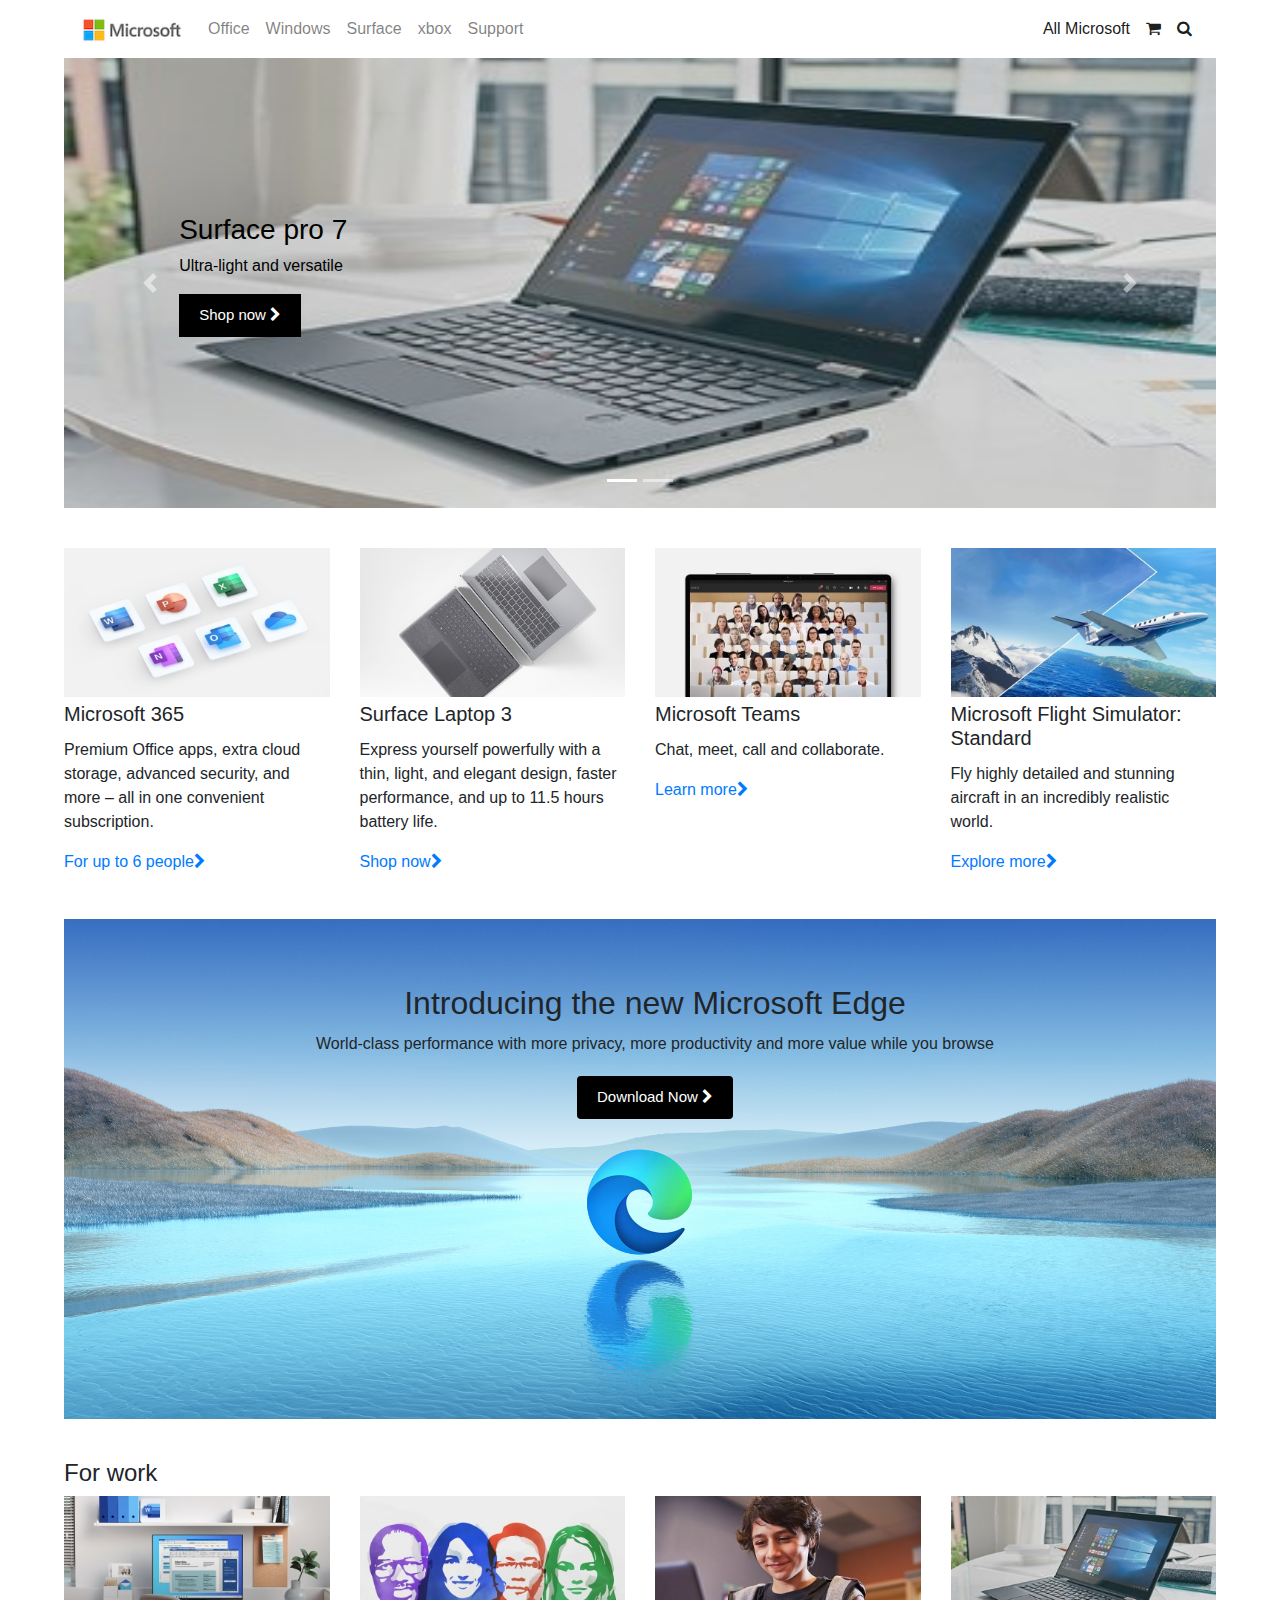
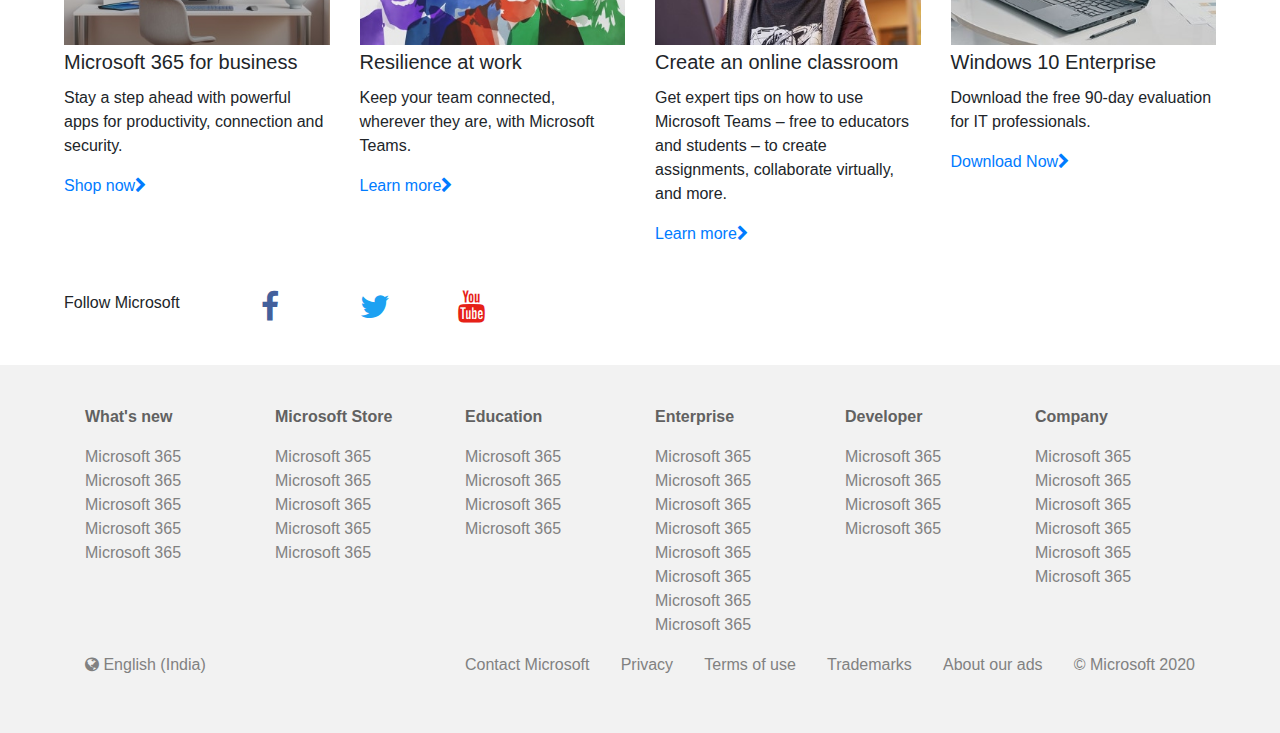
<file: index.html>
<!DOCTYPE html>
<html lang="en" dir="ltr">
  <head>
    <meta charset="utf-8">
    <meta name="viewport" content="width=device-width, initial-scale=1">
    <link rel="stylesheet" href="https://maxcdn.bootstrapcdn.com/bootstrap/4.5.2/css/bootstrap.min.css">
    <script src="https://ajax.googleapis.com/ajax/libs/jquery/3.5.1/jquery.min.js"></script>
    <script src="https://cdnjs.cloudflare.com/ajax/libs/popper.js/1.16.0/umd/popper.min.js"></script>
    <link rel="stylesheet" href="style.css">
    <link rel="stylesheet" href="https://cdnjs.cloudflare.com/ajax/libs/font-awesome/4.7.0/css/font-awesome.min.css">

  </head>
  <body>
    <div class="bodystyle">
      <nav class="navbar navbar-expand-lg navbar-light">
        <a class="navbar-brand" href="#">
          <img src="img/logo.png" class="logostyle">
        </a>
        <button class="navbar-toggler" type="button" data-toggle="collapse" data-target="#navbarSupportedContent" aria-controls="navbarSupportedContent" aria-expanded="false" aria-label="Toggle navigation">
            <span class="navbar-toggler-icon"></span>
        </button>

        <div class="collapse navbar-collapse" id="navbarSupportedContent">
          <ul class="navbar-nav mr-auto">
            <li class="nav-item">
              <a class="nav-link" href="#">Office</a>
            </li>
            <li class="nav-item">
              <a class="nav-link" href="#">Windows</a>
            </li>
            <li class="nav-item">
              <a class="nav-link" href="#">Surface</a>
            </li>
            <li class="nav-item">
              <a class="nav-link" href="#">xbox</a>
            </li>
            <li class="nav-item">
              <a class="nav-link" href="#">Support</a>
            </li>
          </ul>
          <form class="form-inline my-2 my-lg-0">
            <ul class="navbar-nav mr-auto">
              <li class="nav-item active">
                <a class="nav-link" href="#">All Microsoft<span class="sr-only">(current)</span></a>
              </li>
              <li class="nav-item active">
                <a class="nav-link" href="#"><i class="fa fa-shopping-cart"></i><span class="sr-only">(current)</span></a>
              </li>
              <li class="nav-item active">
                <a class="nav-link" href="#"><i class="fa fa-search"></i><span class="sr-only">(current)</span></a>
              </li>
            </ul>
          </form>
        </div>
      </nav>
<div id="carouselExampleIndicators" class="carousel slide" data-ride="carousel">
  <ol class="carousel-indicators">
    <li data-target="#carouselExampleIndicators" data-slide-to="0" class="active"></li>
    <li data-target="#carouselExampleIndicators" data-slide-to="1"></li>
  </ol>
  <div class="carousel-inner">
    <div class="carousel-item active">
      <img src="img/card8.jpeg" class="d-block w-100" alt="...">
      <div class="carousel-caption">
        <h3>Surface pro 7</h3>
        <p>Ultra-light and versatile</p>
        <button>Shop now <i class="fa fa-chevron-right"></i></button>
      </div>
    </div>
    <div class="carousel-item">
      <img src="img/card8.jpeg" class="d-block w-100" alt="...">
      <div class="carousel-caption">
        <h3>Windows 10 Home</h3>
        <p>Built-in security features inlcude antivirus,firewall, and internet protections</p>
        <button>Shop now <i class="fa fa-chevron-right"></i></button>
      </div>
    </div>
  </div>
  <a class="carousel-control-prev" href="#carouselExampleIndicators" role="button" data-slide="prev">
    <span class="carousel-control-prev-icon" aria-hidden="true"></span>
    <span class="sr-only">Previous</span>
  </a>
  <a class="carousel-control-next" href="#carouselExampleIndicators" role="button" data-slide="next">
    <span class="carousel-control-next-icon" aria-hidden="true"></span>
    <span class="sr-only">Next</span>
  </a>
</div>
<!--cards 1 -->
<main>
  <div class="">
  <div class="row">
    <div class="col-lg-3 col-md-3 col-12">
      <div class="card">
        <img src="img/card1.jpeg" alt="" style="width:100%">
        <div class="card-body">
          <h4 class="card-title">Microsoft 365</h4>
          <p class= card-text>Premium Office apps, extra cloud storage, advanced security, and more – all in one convenient subscription.</p>
          <a href="#">For up to 6 people<i class="fa fa-chevron-right"></i></a>
        </div>
      </div>
    </div>
    <div class="col-lg-3 col-md-3 col-12">
      <div class="card">
        <img src="img/card2.jpeg" alt="" style="width:100%">
        <div class="card-body">
          <h4 class="card-title">Surface Laptop 3</h4>
          <p class= card-text>Express yourself powerfully with a thin, light, and elegant design, faster performance, and up to 11.5 hours battery life.</p>
          <a href="#">Shop now<i class="fa fa-chevron-right"></i></a>
        </div>
      </div>
    </div>
    <div class="col-lg-3 col-md-3 col-12">
      <div class="card">
        <img src="img/card3.jpeg" alt="" style="width:100%">
        <div class="card-body">
          <h4 class="card-title">Microsoft Teams</h4>
          <p class= card-text>Chat, meet, call and collaborate.</p>
          <a href="#">Learn more<i class="fa fa-chevron-right"></i></a>
        </div>
      </div>
    </div>
    <div class="col-lg-3 col-md-3 col-12">
      <div class="card">
        <img src="img/card4.jpeg" alt="" style="width:100%">
        <div class="card-body">
          <h4 class="card-title">Microsoft Flight Simulator: Standard</h4>
          <p class= card-text>Fly highly detailed and stunning aircraft in an incredibly realistic world.</p>
          <a href="#">Explore more<i class="fa fa-chevron-right"></i></a>
        </div>
      </div>
    </div>
  </div>
  </div>
  </main>
  <section class="edge">
    <div class="content">
        <h2>Introducing the new Microsoft Edge</h2>
        <p>World-class performance with more privacy, more productivity and more value while you browse</p>
        <a href="#" class = "btn">Download Now <i class="fa fa-chevron-right"></i></a>
    </div>
  </section>
  <section class="btmcardsec">
    <h4>For work</h4>
    <div class="row">
      <div class="col-lg-3 col-md-3 col-12">
        <div class="card">
          <img src="img/card5.jpeg" alt="" style="width:100%">
          <div class="card-body">
            <h4 class="card-title">Microsoft 365 for business</h4>
            <p class= card-text>Stay a step ahead with powerful apps for productivity, connection and security.</p>
            <a href="#">Shop now<i class="fa fa-chevron-right"></i></a>
          </div>
        </div>
      </div>
      <div class="col-lg-3 col-md-3 col-12">
        <div class="card">
          <img src="img/card6.jpeg" alt="" style="width:100%">
          <div class="card-body">
            <h4 class="card-title">Resilience at work</h4>
            <p class= card-text>Keep your team connected, wherever they are, with Microsoft Teams.</p>
            <a href="#">Learn more<i class="fa fa-chevron-right"></i></a>
          </div>
        </div>
      </div>
      <div class="col-lg-3 col-md-3 col-12">
        <div class="card">
          <img src="img/card7.jpeg" alt="" style="width:100%">
          <div class="card-body">
            <h4 class="card-title">Create an online classroom</h4>
            <p class= card-text>Get expert tips on how to use Microsoft Teams – free to educators and students – to create assignments, collaborate virtually, and more.</p>
            <a href="#">Learn more<i class="fa fa-chevron-right"></i></a>
          </div>
        </div>
      </div>
      <div class="col-lg-3 col-md-3 col-12">
        <div class="card">
          <img src="img/card8.jpeg" alt="" style="width:100%">
          <div class="card-body">
            <h4 class="card-title">Windows 10 Enterprise</h4>
            <p class= card-text>Download the free 90-day evaluation for IT professionals.</p>
            <a href="#">Download Now<i class="fa fa-chevron-right"></i></a>
          </div>
        </div>
      </div>
    </div>
  </section>
  <section class= "socialsec">
    <div class="row">
      <div class="col-lg-2">
        Follow Microsoft
      </div>
      <div class="col-lg-1">
        <a href="https://www.facebook.com"><i class="fa fa-2x fa-facebook" taget="_blank"></i></a>
      </div>
      <div class="col-lg-1">
        <a href="https://twitter.com"><i class="fa fa-2x fa-twitter" taget="_blank"></i></a>
      </div>
      <div class="col-lg-1">
        <a href="https://www.youtube.com"><i class="fa fa-2x fa-youtube" taget="_blank"></i></a>
      </div>
    </div>
    </div>
  </section>
    <footer>
      <div class="container">
      <div class="row">
        <div class="col-lg-2">
          <p class="stylepara">What's new</p>
          <ul>
            <li><a href="#">Microsoft 365</li>
            <li><a href="#">Microsoft 365</li>
            <li><a href="#">Microsoft 365</li>
            <li><a href="#">Microsoft 365</li>
            <li><a href="#">Microsoft 365</li>
          </ul>
        </div>
        <div class="col-lg-2">
          <p class="stylepara">Microsoft Store</p>
          <ul>
            <li><a href="#">Microsoft 365</li>
            <li><a href="#">Microsoft 365</li>
            <li><a href="#">Microsoft 365</li>
            <li><a href="#">Microsoft 365</li>
            <li><a href="#">Microsoft 365</li>
          </ul>
        </div>
        <div class="col-lg-2">
          <p class="stylepara">Education</p>
          <ul>
            <li><a href="#">Microsoft 365</li>
            <li><a href="#">Microsoft 365</li>
            <li><a href="#">Microsoft 365</li>
            <li><a href="#">Microsoft 365</li>
          </ul>
        </div>
        <div class="col-lg-2">
          <p class="stylepara">Enterprise</p>
          <ul>
            <li><a href="#">Microsoft 365</li>
            <li><a href="#">Microsoft 365</li>
            <li><a href="#">Microsoft 365</li>
            <li><a href="#">Microsoft 365</li>
            <li><a href="#">Microsoft 365</li>
            <li><a href="#">Microsoft 365</li>
            <li><a href="#">Microsoft 365</li>
            <li><a href="#">Microsoft 365</li>
          </ul>
        </div>
        <div class="col-lg-2">
          <p class="stylepara">Developer</p>
          <ul>
            <li><a href="#">Microsoft 365</li>
            <li><a href="#">Microsoft 365</li>
            <li><a href="#">Microsoft 365</li>
            <li><a href="#">Microsoft 365</li>
          </ul>
        </div>
        <div class="col-lg-2">
          <p class="stylepara">Company</p>
          <ul>
            <li><a href="#">Microsoft 365</li>
            <li><a href="#">Microsoft 365</li>
            <li><a href="#">Microsoft 365</li>
            <li><a href="#">Microsoft 365</li>
            <li><a href="#">Microsoft 365</li>
            <li><a href="#">Microsoft 365</li>
          </ul>
        </div>
      </div>
      <div class="row">
        <div class="col-lg-4">
          <p><i class="fa fa-globe fa-1.5x"></i> English (India)</p>
        </div>
        <div class="col-lg-8 footerbtnmenu">
          <div>
            <p>Contact Microsoft</p>
          </div>
          <div>
            <p>Privacy</p>
          </div>
          <div>
            <p>Terms of use</p>
          </div>
          <div>
            <p>Trademarks</p>
          </div>
          <div>
            <p>About our ads</p>
          </div>
          <div>
            <p>© Microsoft 2020</p>
          </div>
        </div>
      </div>
    </div>
    </footer>
  </body>
  <script src="https://code.jquery.com/jquery-3.5.1.slim.min.js" integrity="sha384-DfXdz2htPH0lsSSs5nCTpuj/zy4C+OGpamoFVy38MVBnE+IbbVYUew+OrCXaRkfj" crossorigin="anonymous"></script>
    <script src="https://cdn.jsdelivr.net/npm/popper.js@1.16.0/dist/umd/popper.min.js" integrity="sha384-Q6E9RHvbIyZFJoft+2mJbHaEWldlvI9IOYy5n3zV9zzTtmI3UksdQRVvoxMfooAo" crossorigin="anonymous"></script>
    <script src="https://stackpath.bootstrapcdn.com/bootstrap/4.5.0/js/bootstrap.min.js" integrity="sha384-OgVRvuATP1z7JjHLkuOU7Xw704+h835Lr+6QL9UvYjZE3Ipu6Tp75j7Bh/kR0JKI" crossorigin="anonymous"></script>
</html>
</file>
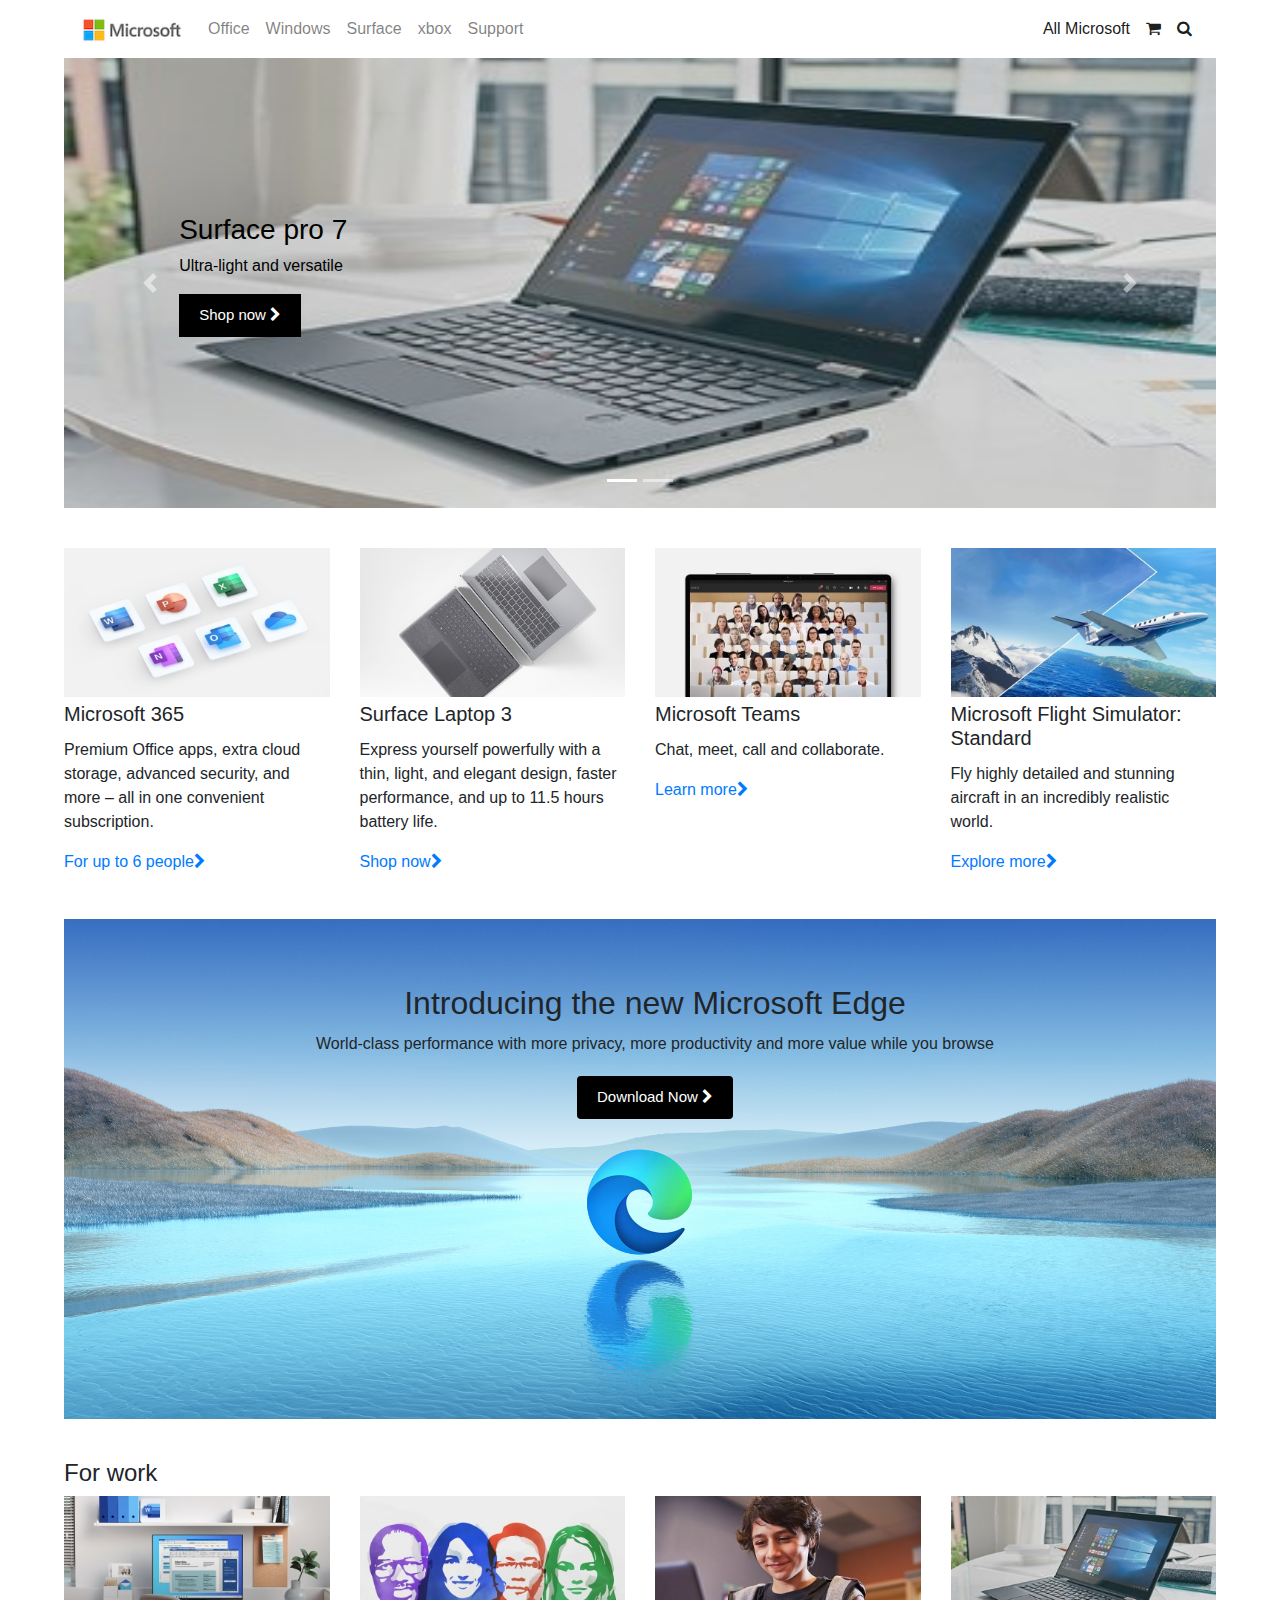
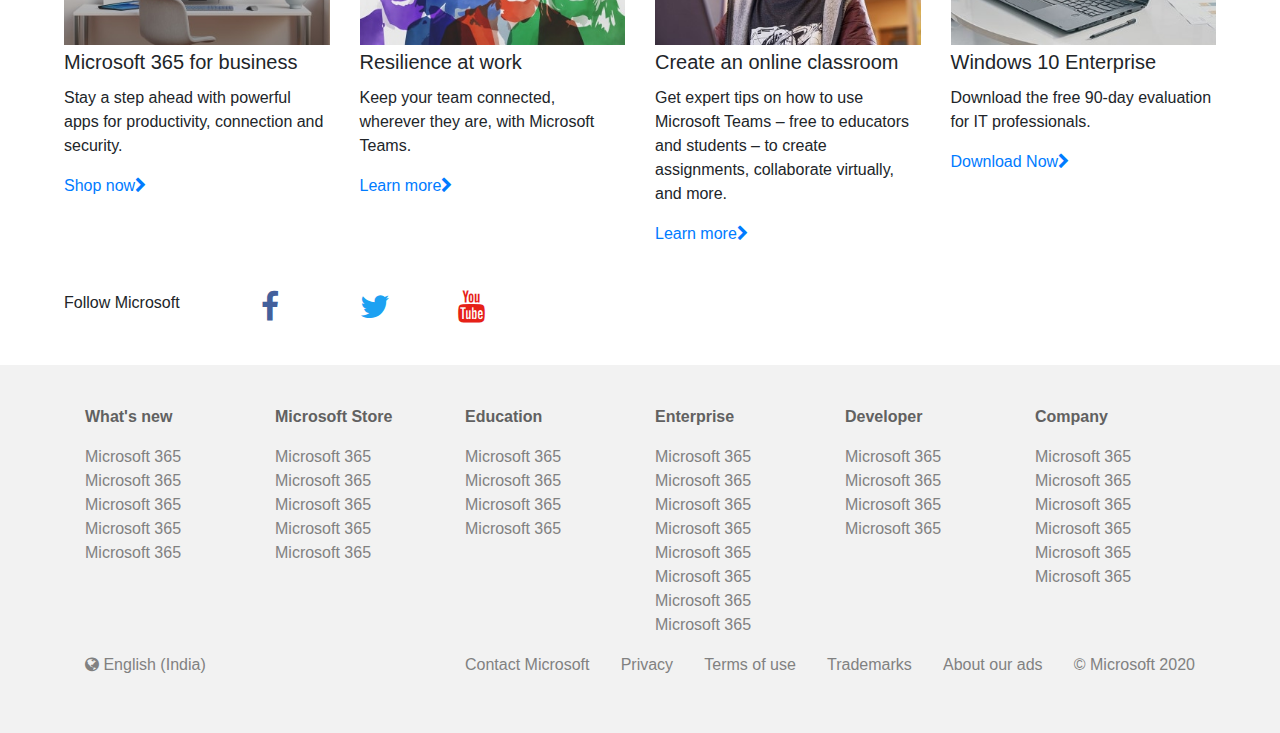
<file: index.html.html>
<!DOCTYPE html>
<html lang="en" dir="ltr">
  <head>
    <meta charset="utf-8">
    <meta name="viewport" content="width=device-width, initial-scale=1">
    <link rel="stylesheet" href="https://maxcdn.bootstrapcdn.com/bootstrap/4.5.2/css/bootstrap.min.css">
    <script src="https://ajax.googleapis.com/ajax/libs/jquery/3.5.1/jquery.min.js"></script>
    <script src="https://cdnjs.cloudflare.com/ajax/libs/popper.js/1.16.0/umd/popper.min.js"></script>
    <link rel="stylesheet" href="microsoft_clone.css">
    <link rel="stylesheet" href="https://cdnjs.cloudflare.com/ajax/libs/font-awesome/4.7.0/css/font-awesome.min.css">

  </head>
  <body>
    <div class="bodystyle">
      <nav class="navbar navbar-expand-lg navbar-light">
        <a class="navbar-brand" href="#">
          <img src="img/logo.png" class="logostyle">
        </a>
        <button class="navbar-toggler" type="button" data-toggle="collapse" data-target="#navbarSupportedContent" aria-controls="navbarSupportedContent" aria-expanded="false" aria-label="Toggle navigation">
            <span class="navbar-toggler-icon"></span>
        </button>

        <div class="collapse navbar-collapse" id="navbarSupportedContent">
          <ul class="navbar-nav mr-auto">
            <li class="nav-item">
              <a class="nav-link" href="#">Office</a>
            </li>
            <li class="nav-item">
              <a class="nav-link" href="#">Windows</a>
            </li>
            <li class="nav-item">
              <a class="nav-link" href="#">Surface</a>
            </li>
            <li class="nav-item">
              <a class="nav-link" href="#">xbox</a>
            </li>
            <li class="nav-item">
              <a class="nav-link" href="#">Support</a>
            </li>
          </ul>
          <form class="form-inline my-2 my-lg-0">
            <ul class="navbar-nav mr-auto">
              <li class="nav-item active">
                <a class="nav-link" href="#">All Microsoft<span class="sr-only">(current)</span></a>
              </li>
              <li class="nav-item active">
                <a class="nav-link" href="#"><i class="fa fa-shopping-cart"></i><span class="sr-only">(current)</span></a>
              </li>
              <li class="nav-item active">
                <a class="nav-link" href="#"><i class="fa fa-search"></i><span class="sr-only">(current)</span></a>
              </li>
            </ul>
          </form>
        </div>
      </nav>
<div id="carouselExampleIndicators" class="carousel slide" data-ride="carousel">
  <ol class="carousel-indicators">
    <li data-target="#carouselExampleIndicators" data-slide-to="0" class="active"></li>
    <li data-target="#carouselExampleIndicators" data-slide-to="1"></li>
  </ol>
  <div class="carousel-inner">
    <div class="carousel-item active">
      <img src="img/card8.jpeg" class="d-block w-100" alt="...">
      <div class="carousel-caption">
        <h3>Surface pro 7</h3>
        <p>Ultra-light and versatile</p>
        <button>Shop now <i class="fa fa-chevron-right"></i></button>
      </div>
    </div>
    <div class="carousel-item">
      <img src="img/card8.jpeg" class="d-block w-100" alt="...">
      <div class="carousel-caption">
        <h3>Windows 10 Home</h3>
        <p>Built-in security features inlcude antivirus,firewall, and internet protections</p>
        <button>Shop now <i class="fa fa-chevron-right"></i></button>
      </div>
    </div>
  </div>
  <a class="carousel-control-prev" href="#carouselExampleIndicators" role="button" data-slide="prev">
    <span class="carousel-control-prev-icon" aria-hidden="true"></span>
    <span class="sr-only">Previous</span>
  </a>
  <a class="carousel-control-next" href="#carouselExampleIndicators" role="button" data-slide="next">
    <span class="carousel-control-next-icon" aria-hidden="true"></span>
    <span class="sr-only">Next</span>
  </a>
</div>
<!--cards 1 -->
<main>
  <div class="">
  <div class="row">
    <div class="col-lg-3 col-md-3 col-12">
      <div class="card">
        <img src="img/card1.jpeg" alt="" style="width:100%">
        <div class="card-body">
          <h4 class="card-title">Microsoft 365</h4>
          <p class= card-text>Premium Office apps, extra cloud storage, advanced security, and more – all in one convenient subscription.</p>
          <a href="#">For up to 6 people<i class="fa fa-chevron-right"></i></a>
        </div>
      </div>
    </div>
    <div class="col-lg-3 col-md-3 col-12">
      <div class="card">
        <img src="img/card2.jpeg" alt="" style="width:100%">
        <div class="card-body">
          <h4 class="card-title">Surface Laptop 3</h4>
          <p class= card-text>Express yourself powerfully with a thin, light, and elegant design, faster performance, and up to 11.5 hours battery life.</p>
          <a href="#">Shop now<i class="fa fa-chevron-right"></i></a>
        </div>
      </div>
    </div>
    <div class="col-lg-3 col-md-3 col-12">
      <div class="card">
        <img src="img/card3.jpeg" alt="" style="width:100%">
        <div class="card-body">
          <h4 class="card-title">Microsoft Teams</h4>
          <p class= card-text>Chat, meet, call and collaborate.</p>
          <a href="#">Learn more<i class="fa fa-chevron-right"></i></a>
        </div>
      </div>
    </div>
    <div class="col-lg-3 col-md-3 col-12">
      <div class="card">
        <img src="img/card4.jpeg" alt="" style="width:100%">
        <div class="card-body">
          <h4 class="card-title">Microsoft Flight Simulator: Standard</h4>
          <p class= card-text>Fly highly detailed and stunning aircraft in an incredibly realistic world.</p>
          <a href="#">Explore more<i class="fa fa-chevron-right"></i></a>
        </div>
      </div>
    </div>
  </div>
  </div>
  </main>
  <section class="edge">
    <div class="content">
        <h2>Introducing the new Microsoft Edge</h2>
        <p>World-class performance with more privacy, more productivity and more value while you browse</p>
        <a href="#" class = "btn">Download Now <i class="fa fa-chevron-right"></i></a>
    </div>
  </section>
  <section class="btmcardsec">
    <h4>For work</h4>
    <div class="row">
      <div class="col-lg-3 col-md-3 col-12">
        <div class="card">
          <img src="img/card5.jpeg" alt="" style="width:100%">
          <div class="card-body">
            <h4 class="card-title">Microsoft 365 for business</h4>
            <p class= card-text>Stay a step ahead with powerful apps for productivity, connection and security.</p>
            <a href="#">Shop now<i class="fa fa-chevron-right"></i></a>
          </div>
        </div>
      </div>
      <div class="col-lg-3 col-md-3 col-12">
        <div class="card">
          <img src="img/card6.jpeg" alt="" style="width:100%">
          <div class="card-body">
            <h4 class="card-title">Resilience at work</h4>
            <p class= card-text>Keep your team connected, wherever they are, with Microsoft Teams.</p>
            <a href="#">Learn more<i class="fa fa-chevron-right"></i></a>
          </div>
        </div>
      </div>
      <div class="col-lg-3 col-md-3 col-12">
        <div class="card">
          <img src="img/card7.jpeg" alt="" style="width:100%">
          <div class="card-body">
            <h4 class="card-title">Create an online classroom</h4>
            <p class= card-text>Get expert tips on how to use Microsoft Teams – free to educators and students – to create assignments, collaborate virtually, and more.</p>
            <a href="#">Learn more<i class="fa fa-chevron-right"></i></a>
          </div>
        </div>
      </div>
      <div class="col-lg-3 col-md-3 col-12">
        <div class="card">
          <img src="img/card8.jpeg" alt="" style="width:100%">
          <div class="card-body">
            <h4 class="card-title">Windows 10 Enterprise</h4>
            <p class= card-text>Download the free 90-day evaluation for IT professionals.</p>
            <a href="#">Download Now<i class="fa fa-chevron-right"></i></a>
          </div>
        </div>
      </div>
    </div>
  </section>
  <section class= "socialsec">
    <div class="row">
      <div class="col-lg-2">
        Follow Microsoft
      </div>
      <div class="col-lg-1">
        <a href="https://www.facebook.com"><i class="fa fa-2x fa-facebook" taget="_blank"></i></a>
      </div>
      <div class="col-lg-1">
        <a href="https://twitter.com"><i class="fa fa-2x fa-twitter" taget="_blank"></i></a>
      </div>
      <div class="col-lg-1">
        <a href="https://www.youtube.com"><i class="fa fa-2x fa-youtube" taget="_blank"></i></a>
      </div>
    </div>
    </div>
  </section>
    <footer>
      <div class="container">
      <div class="row">
        <div class="col-lg-2">
          <p class="stylepara">What's new</p>
          <ul>
            <li><a href="#">Microsoft 365</li>
            <li><a href="#">Microsoft 365</li>
            <li><a href="#">Microsoft 365</li>
            <li><a href="#">Microsoft 365</li>
            <li><a href="#">Microsoft 365</li>
          </ul>
        </div>
        <div class="col-lg-2">
          <p class="stylepara">Microsoft Store</p>
          <ul>
            <li><a href="#">Microsoft 365</li>
            <li><a href="#">Microsoft 365</li>
            <li><a href="#">Microsoft 365</li>
            <li><a href="#">Microsoft 365</li>
            <li><a href="#">Microsoft 365</li>
          </ul>
        </div>
        <div class="col-lg-2">
          <p class="stylepara">Education</p>
          <ul>
            <li><a href="#">Microsoft 365</li>
            <li><a href="#">Microsoft 365</li>
            <li><a href="#">Microsoft 365</li>
            <li><a href="#">Microsoft 365</li>
          </ul>
        </div>
        <div class="col-lg-2">
          <p class="stylepara">Enterprise</p>
          <ul>
            <li><a href="#">Microsoft 365</li>
            <li><a href="#">Microsoft 365</li>
            <li><a href="#">Microsoft 365</li>
            <li><a href="#">Microsoft 365</li>
            <li><a href="#">Microsoft 365</li>
            <li><a href="#">Microsoft 365</li>
            <li><a href="#">Microsoft 365</li>
            <li><a href="#">Microsoft 365</li>
          </ul>
        </div>
        <div class="col-lg-2">
          <p class="stylepara">Developer</p>
          <ul>
            <li><a href="#">Microsoft 365</li>
            <li><a href="#">Microsoft 365</li>
            <li><a href="#">Microsoft 365</li>
            <li><a href="#">Microsoft 365</li>
          </ul>
        </div>
        <div class="col-lg-2">
          <p class="stylepara">Company</p>
          <ul>
            <li><a href="#">Microsoft 365</li>
            <li><a href="#">Microsoft 365</li>
            <li><a href="#">Microsoft 365</li>
            <li><a href="#">Microsoft 365</li>
            <li><a href="#">Microsoft 365</li>
            <li><a href="#">Microsoft 365</li>
          </ul>
        </div>
      </div>
      <div class="row">
        <div class="col-lg-4">
          <p><i class="fa fa-globe fa-1.5x"></i> English (India)</p>
        </div>
        <div class="col-lg-8 footerbtnmenu">
          <div>
            <p>Contact Microsoft</p>
          </div>
          <div>
            <p>Privacy</p>
          </div>
          <div>
            <p>Terms of use</p>
          </div>
          <div>
            <p>Trademarks</p>
          </div>
          <div>
            <p>About our ads</p>
          </div>
          <div>
            <p>© Microsoft 2020</p>
          </div>
        </div>
      </div>
    </div>
    </footer>
  </body>
  <script src="https://code.jquery.com/jquery-3.5.1.slim.min.js" integrity="sha384-DfXdz2htPH0lsSSs5nCTpuj/zy4C+OGpamoFVy38MVBnE+IbbVYUew+OrCXaRkfj" crossorigin="anonymous"></script>
    <script src="https://cdn.jsdelivr.net/npm/popper.js@1.16.0/dist/umd/popper.min.js" integrity="sha384-Q6E9RHvbIyZFJoft+2mJbHaEWldlvI9IOYy5n3zV9zzTtmI3UksdQRVvoxMfooAo" crossorigin="anonymous"></script>
    <script src="https://stackpath.bootstrapcdn.com/bootstrap/4.5.0/js/bootstrap.min.js" integrity="sha384-OgVRvuATP1z7JjHLkuOU7Xw704+h835Lr+6QL9UvYjZE3Ipu6Tp75j7Bh/kR0JKI" crossorigin="anonymous"></script>
</html>
</file>
<file: style.css>
*{
  box-sizing: border-box;
  margin: 0;
  padding: 0;
}
#navbarSupportedContent li a:hover{
      border-bottom: 2px solid #262626;
}
.bodystyle{
  width: 90%;
  margin: 0 auto;
}
.logostyle{
  height: 30px;
}
.carousel-inner img{
  width: 100%;
  height:450px;
}
.carousel-item{
  position: relative;
  z-index:1;
}
.carousel-caption{
  position: absolute;
  top:30%;
  left:10% !important;
  color:black;
}
.carousel-caption h3{
  text-align: left;
  color:black;
}
.carousel-caption p{
  text-align: left;
}
.carousel-caption button{
  color: #fff;
  background: #000;
  font-size: 15px;
  padding:10px 20px;
  border:none;
  position: absolute;
  left:0;
}
/*home cards div*/
main{
  margin:40px 0;
}
.card{
  border:none!important;
}
.card-body{
  padding:5px 0!important;
}
.card-title{
  font-size: 20px;
}
/*edge*/
.edge{
    width: 100%;
    height: 500px;
    background: url('img/edge.jpeg') no-repeat center center/cover;
    display: flex;
    align-items: center;
    text-align: center;
    flex-direction: column;
    justify-content: flex-end;
    padding-bottom: 300px;
    margin-bottom: 25px;
}
.edge .btn{
  color: #fff;
  background: #000;
  font-size: 15px;
  padding:10px 20px;
  border:none;

}
.edge .content{
    min-width: 200px;
    padding: 50px 0 0 30px;
}

.edge p{
    margin: 10px 0 20px;
}
/**edge ends here*/
.socialsec{
  margin-bottom: 40px;
}
.btmcardsec{
  margin:40px 0;
}
.fa-facebook{
  color: #43609C;
}
.fa-twitter{
  color:#1da1f2
}
.fa-youtube{
  color:#E62117;
}
footer{
  background:#f2f2f2;
  padding:40px 0;
}
footer li{
  list-style: none;
}
footer a{
  text-decoration: none;
  color:#818181;
}
.footerbtnmenu{
  display:flex;
  justify-content: space-between;
}
.stylepara{
  font-weight: bold;
  color:#616161;
}
@media(max-width:700px) {
  .footerbtnmenu{
      font-size: 11px;
      display: inline-block;
      padding-right: 24px;
  }
  .edge{
    font-size: 8px;
    display: flex;
    align-items: center;
    justify-content: center;
  }
}
.fa:hover{
  transition: 0.5s ease;
}
</file>
<file: microsoft_clone.css>
*{
  box-sizing: border-box;
  margin: 0;
  padding: 0;
}
#navbarSupportedContent li a:hover{
      border-bottom: 2px solid #262626;
}
.bodystyle{
  width: 90%;
  margin: 0 auto;
}
.logostyle{
  height: 30px;
}
.carousel-inner img{
  width: 100%;
  height:450px;
}
.carousel-item{
  position: relative;
  z-index:1;
}
.carousel-caption{
  position: absolute;
  top:30%;
  left:10% !important;
  color:black;
}
.carousel-caption h3{
  text-align: left;
  color:black;
}
.carousel-caption p{
  text-align: left;
}
.carousel-caption button{
  color: #fff;
  background: #000;
  font-size: 15px;
  padding:10px 20px;
  border:none;
  position: absolute;
  left:0;
}
/*home cards div*/
main{
  margin:40px 0;
}
.card{
  border:none!important;
}
.card-body{
  padding:5px 0!important;
}
.card-title{
  font-size: 20px;
}
/*edge*/
.edge{
    width: 100%;
    height: 500px;
    background: url('img/edge.jpeg') no-repeat center center/cover;
    display: flex;
    align-items: center;
    text-align: center;
    flex-direction: column;
    justify-content: flex-end;
    padding-bottom: 300px;
    margin-bottom: 25px;
}
.edge .btn{
  color: #fff;
  background: #000;
  font-size: 15px;
  padding:10px 20px;
  border:none;

}
.edge .content{
    min-width: 200px;
    padding: 50px 0 0 30px;
}

.edge p{
    margin: 10px 0 20px;
}
/**edge ends here*/
.socialsec{
  margin-bottom: 40px;
}
.btmcardsec{
  margin:40px 0;
}
.fa-facebook{
  color: #43609C;
}
.fa-twitter{
  color:#1da1f2
}
.fa-youtube{
  color:#E62117;
}
footer{
  background:#f2f2f2;
  padding:40px 0;
}
footer li{
  list-style: none;
}
footer a{
  text-decoration: none;
  color:#818181;
}
.footerbtnmenu{
  display:flex;
  justify-content: space-between;
}
.stylepara{
  font-weight: bold;
  color:#616161;
}
@media(max-width:700px) {
  .footerbtnmenu{
      font-size: 11px;
      display: inline-block;
      padding-right: 24px;
  }
  .edge{
    font-size: 8px;
    display: flex;
    align-items: center;
    justify-content: center;
  }
}
.fa:hover{
  transition: 0.5s ease;
}
</file>
